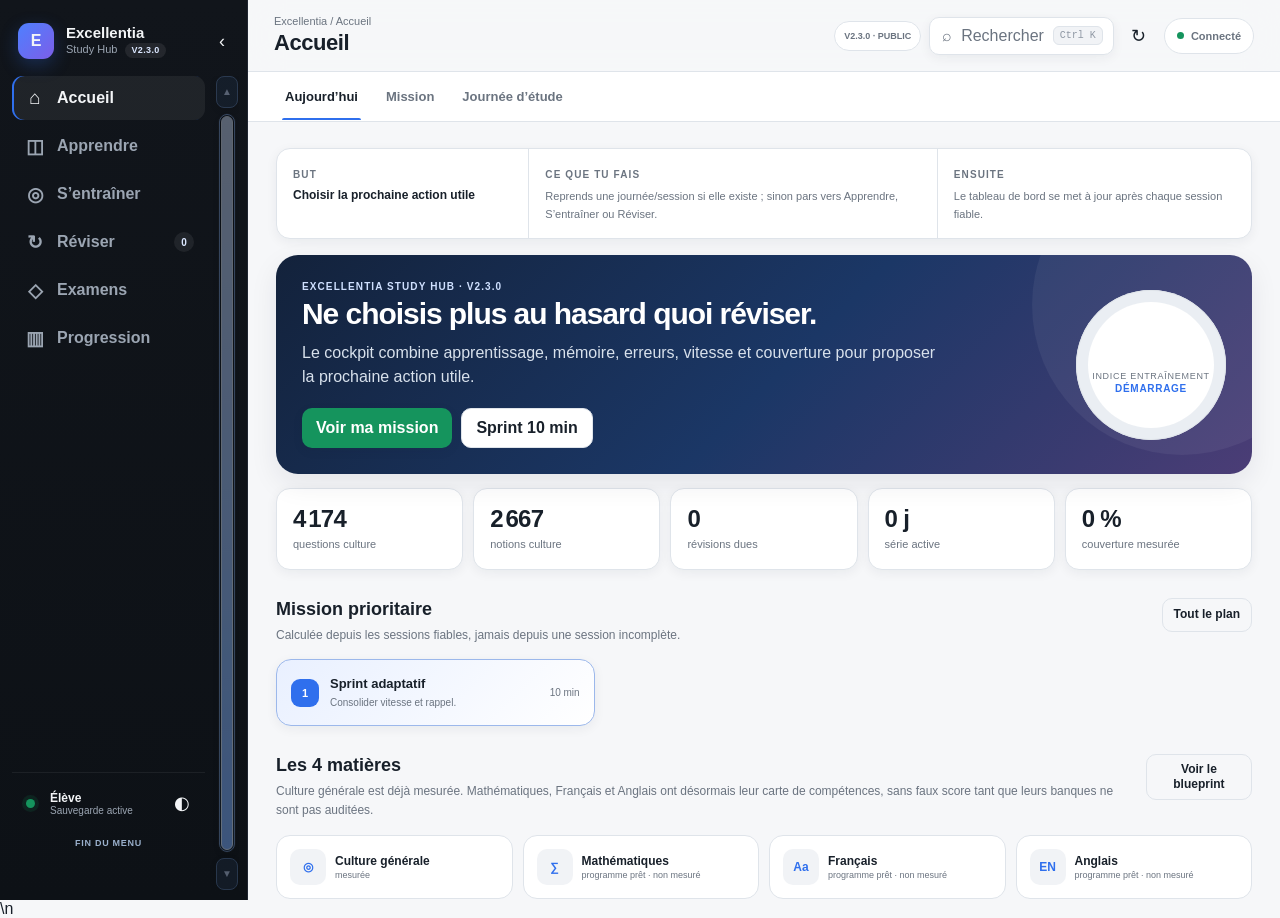
<file: excellentia-student/index.html>
<!doctype html>
<html lang="fr">
<head>
<meta charset="utf-8">
<meta name="viewport" content="width=device-width,initial-scale=1,viewport-fit=cover">
<meta name="theme-color" content="#0d1117">
<meta name="referrer" content="no-referrer">
<title>Excellentia Study Hub</title>
<link rel="manifest" href="./manifest.webmanifest">
<link rel="stylesheet" href="./style.css?v=301">
</head>
<body>
<div class="app-shell" id="appShell">
  <aside class="rail" id="rail">
    <div class="brand-block">
      <div class="brand-mark">E</div>
      <div class="brand-copy"><strong>Excellentia</strong><span>Study Hub <b class="version-badge" id="versionBadge">V—</b></span></div>
      <button class="ghost-icon desktop-collapse" id="collapseRail" aria-label="Réduire la navigation">‹</button>
    </div>

    <div class="rail-scroll-wrap" id="railScrollWrap">
    <div class="rail-scroll" id="railScroll" tabindex="0" aria-label="Navigation principale">
    <nav class="primary-nav" id="primaryNav">
      <button data-space="home" class="active"><span class="nav-ico">⌂</span><span>Accueil</span></button>
      <button data-space="learn"><span class="nav-ico">◫</span><span>Apprendre</span></button>
      <button data-space="train"><span class="nav-ico">◎</span><span>S’entraîner</span></button>
      <button data-space="review"><span class="nav-ico">↻</span><span>Réviser</span><em id="reviewNavBadge" class="nav-badge">0</em></button>
      <button data-space="exam"><span class="nav-ico">◇</span><span>Examens</span></button>
      <button data-space="progress"><span class="nav-ico">▥</span><span>Progression</span></button>
    </nav>

    <div class="rail-spacer"></div>

    <nav class="secondary-nav">
      <button data-space="admin" class="admin-nav"><span class="nav-ico">⚙</span><span>Administration</span></button>
    </nav>

    <div class="account-card">
      <div class="presence"><span id="netDot" class="presence-dot"></span></div>
      <div class="account-copy"><strong id="roleLabel">—</strong><span id="netLabel">Connexion…</span></div>
      <button class="ghost-icon" id="themeToggle" title="Changer de thème">◐</button>
    </div>
    <div class="rail-scroll-end" aria-hidden="true">Fin du menu</div>
    </div>
    <div class="rail-scrollbar" id="railScrollbar" role="scrollbar" tabindex="0" aria-label="Défilement du menu" aria-controls="railScroll" aria-valuemin="0" aria-valuemax="100" aria-valuenow="0">
      <button type="button" class="rail-scroll-btn" id="railScrollUp" aria-label="Monter dans le menu">▲</button>
      <div class="rail-scroll-track" id="railScrollTrack" aria-hidden="true">
        <div class="rail-scroll-thumb" id="railScrollThumb"></div>
      </div>
      <button type="button" class="rail-scroll-btn" id="railScrollDown" aria-label="Descendre dans le menu">▼</button>
    </div>
    </div>
  </aside>

  <main class="workspace">
    <header class="app-header">
      <button class="ghost-icon mobile-menu" id="mobileMenu" aria-label="Menu">☰</button>
      <div class="header-context">
        <div class="breadcrumbs" id="breadcrumbs">Excellentia / Accueil</div>
        <h1 id="pageTitle">Accueil</h1>
      </div>
      <div class="header-actions"><span class="build-chip" id="buildChip">Version —</span>
        <button class="command-button" id="commandButton"><span>⌕</span><span class="command-label">Rechercher</span><kbd>Ctrl K</kbd></button>
        <button class="ghost-icon" id="refreshButton" title="Actualiser">↻</button>
        <div class="sync-pill" id="syncPill"><span></span><b>Connecté</b></div>
      </div>
    </header>

    <div class="context-bar" id="contextBar">
      <nav class="tabs" id="contextTabs"></nav>
      <div class="context-actions" id="contextActions"></div>
    </div>

    <section class="content-stage">
      <div class="content-column" id="viewHost"></div>
      <aside class="inspector" id="inspector"></aside>
    </section>
  </main>
</div>

<nav class="mobile-dock" id="mobileDock">
  <button data-space="home" class="active"><span>⌂</span><small>Accueil</small></button>
  <button data-space="learn"><span>◫</span><small>Apprendre</small></button>
  <button data-space="train"><span>◎</span><small>Entraîner</small></button>
  <button data-space="review"><span>↻</span><small>Réviser</small></button>
  <button data-action="more"><span>•••</span><small>Plus</small></button>
</nav>

<div class="mobile-sheet" id="mobileSheet">
  <div class="sheet-handle"></div>
  <button data-space="exam">◇ Examens</button>
  <button data-space="progress">▥ Progression</button>
  <button data-space="admin" class="admin-nav">⚙ Administration</button>
</div>
<div class="overlay" id="overlay"></div>

<div class="command-palette" id="commandPalette" aria-hidden="true">
  <div class="command-dialog">
    <div class="command-input-wrap"><span>⌕</span><input id="commandInput" placeholder="Aller à… rechercher un module, une notion, une action"></div>
    <div class="command-results" id="commandResults"></div>
  </div>
</div>

<div class="drawer-backdrop" id="drawerBackdrop">
  <section class="drawer" id="drawer">
    <header><div><span class="eyebrow" id="drawerEyebrow"></span><h2 id="drawerTitle"></h2></div><button class="ghost-icon" id="drawerClose">✕</button></header>
    <div class="drawer-body" id="drawerBody"></div>
  </section>
</div>

<div class="toast-stack" id="toasts"></div>
<script src="./vendor/qrcode.min.js"></script>\n<script src="./gateway-adapter.js?v=301"></script>
<script src="./app.js?v=301"></script>
</body>
</html>
</file>
<file: excellentia-student/style.css>
:root{
  --bg:#f6f7f9;--panel:#ffffff;--panel-2:#f1f3f6;--panel-3:#e9edf2;
  --text:#18202a;--muted:#6b7480;--soft:#8f98a4;--line:#dfe4ea;
  --nav:#11151b;--nav-2:#171c23;--nav-text:#f3f5f7;--nav-muted:#9ba5b2;
  --accent:#2f6fed;--accent-2:#194fb7;--accent-soft:#e9f0ff;
  --good:#15945d;--good-soft:#e7f7ef;--warn:#c98208;--warn-soft:#fff3d8;
  --bad:#cf3d4d;--bad-soft:#fdecef;--violet:#7a5ce7;--violet-soft:#f0edff;
  --shadow:0 10px 28px rgba(21,31,46,.08);--shadow-soft:0 3px 12px rgba(21,31,46,.06);
  --radius:16px;--radius-sm:11px;--rail:248px;--header:72px;
  font-family:Inter,ui-sans-serif,-apple-system,BlinkMacSystemFont,"Segoe UI",Roboto,Arial,sans-serif
}
*{box-sizing:border-box}html,body{margin:0;min-height:100%;background:var(--bg);color:var(--text)}
button,input,select,textarea{font:inherit}button{cursor:pointer}body{min-height:100vh;overflow:hidden}
body.dark{
  --bg:#0f1318;--panel:#171c22;--panel-2:#1d232b;--panel-3:#252c35;
  --text:#edf1f5;--muted:#9da7b4;--soft:#7f8996;--line:#2c343e;
  --accent:#79a6ff;--accent-2:#9bbcff;--accent-soft:#1b2a45;
  --good:#61d39b;--good-soft:#143125;--warn:#efbd5c;--warn-soft:#362b16;
  --bad:#ff8490;--bad-soft:#3a1f24;--violet:#b49cff;--violet-soft:#2b2542;
  --shadow:0 10px 28px rgba(0,0,0,.22);--shadow-soft:0 3px 12px rgba(0,0,0,.18)
}
.app-shell{display:grid;grid-template-columns:var(--rail) 1fr;height:100vh;height:100dvh;min-height:0}
.rail{background:linear-gradient(180deg,var(--nav),#0d1116);color:var(--nav-text);padding:16px 8px 10px 12px;display:flex;flex-direction:column;gap:10px;min-width:0;min-height:0;height:100vh;height:100dvh;overflow:hidden;border-right:1px solid #202631}
.brand-block{height:50px;display:grid;grid-template-columns:38px 1fr 28px;gap:10px;align-items:center;padding:0 6px}
.brand-mark{width:36px;height:36px;border-radius:11px;background:linear-gradient(135deg,#4e80ff,#7c5ee8);display:grid;place-items:center;font-weight:900;box-shadow:0 6px 18px #2f6fed44}
.brand-copy{display:flex;flex-direction:column;min-width:0}.brand-copy strong{font-size:15px}.brand-copy span{font-size:11px;color:var(--nav-muted);margin-top:2px}
.ghost-icon{border:0;background:transparent;color:inherit;width:34px;height:34px;border-radius:10px;display:grid;place-items:center;font-size:18px}
.ghost-icon:hover{background:rgba(255,255,255,.08)}
.primary-nav,.secondary-nav{display:grid;gap:4px}.primary-nav button,.secondary-nav button{position:relative;border:0;background:transparent;color:var(--nav-muted);height:44px;border-radius:11px;padding:0 11px;display:grid;grid-template-columns:24px 1fr auto;gap:10px;align-items:center;text-align:left;font-weight:650}
.primary-nav button:hover,.secondary-nav button:hover{background:#ffffff0a;color:var(--nav-text)}
.primary-nav button.active,.secondary-nav button.active{background:#ffffff10;color:var(--nav-text);box-shadow:inset 2px 0 0 var(--accent)}
.nav-ico{font-size:19px;text-align:center}.nav-badge{font-style:normal;font-size:10px;min-width:20px;height:20px;padding:0 5px;border-radius:999px;background:#ffffff12;color:#dbe7ff;display:grid;place-items:center}
.rail-spacer{flex:1 0 12px;min-height:12px}.account-card{display:grid;grid-template-columns:24px 1fr 34px;align-items:center;gap:8px;border-top:1px solid #ffffff10;padding:13px 6px 0}
.presence{display:grid;place-items:center}.presence-dot{width:9px;height:9px;border-radius:50%;background:var(--good);box-shadow:0 0 0 4px #15945d22}.presence-dot.off{background:var(--bad);box-shadow:0 0 0 4px #cf3d4d22}
.account-copy{display:flex;flex-direction:column;min-width:0}.account-copy strong{font-size:12px}.account-copy span{font-size:10px;color:var(--nav-muted);overflow:hidden;text-overflow:ellipsis;white-space:nowrap}

.workspace{min-width:0;display:grid;grid-template-rows:var(--header) auto 1fr;overflow:hidden}
.app-header{height:var(--header);background:color-mix(in srgb,var(--bg) 88%,transparent);backdrop-filter:blur(16px);border-bottom:1px solid var(--line);display:flex;align-items:center;justify-content:space-between;padding:0 26px;position:relative;z-index:20}
.header-context{min-width:0}.breadcrumbs{font-size:11px;color:var(--muted);margin-bottom:3px}.header-context h1{font-size:22px;margin:0;letter-spacing:-.02em}
.header-actions{display:flex;align-items:center;gap:8px}.command-button{height:38px;border:1px solid var(--line);background:var(--panel);border-radius:10px;color:var(--muted);display:flex;align-items:center;gap:9px;padding:0 10px 0 12px;box-shadow:var(--shadow-soft)}
.command-button kbd{font-size:10px;background:var(--panel-2);border:1px solid var(--line);border-radius:6px;padding:3px 6px;color:var(--soft)}
.sync-pill{height:36px;border:1px solid var(--line);background:var(--panel);border-radius:999px;padding:0 12px;display:flex;align-items:center;gap:7px;font-size:11px;color:var(--muted)}
.sync-pill span{width:7px;height:7px;border-radius:50%;background:var(--good)}.sync-pill.off span{background:var(--warn)}
.context-bar{min-height:49px;border-bottom:1px solid var(--line);background:var(--panel);display:flex;align-items:end;justify-content:space-between;padding:0 24px;gap:14px;z-index:15}
.tabs{display:flex;align-items:end;gap:2px;overflow-x:auto;scrollbar-width:none}.tabs::-webkit-scrollbar{display:none}.tabs button{height:48px;border:0;background:transparent;color:var(--muted);padding:0 13px;position:relative;white-space:nowrap;font-weight:650;font-size:13px}
.tabs button:hover{color:var(--text)}.tabs button.active{color:var(--text)}.tabs button.active:after{content:"";position:absolute;height:2px;background:var(--accent);left:10px;right:10px;bottom:0;border-radius:2px 2px 0 0}
.context-actions{display:flex;gap:7px;padding-bottom:7px}
.content-stage{overflow:auto;display:grid;grid-template-columns:minmax(0,1fr) auto;align-items:start}
.content-column{width:min(1180px,100%);padding:26px 28px 64px;margin:0 auto;min-width:0}
.inspector{width:0;overflow:hidden;transition:.2s;border-left:0 solid var(--line);background:var(--panel);height:100%;position:sticky;top:0}
.inspector.open{width:300px;border-left-width:1px;padding:22px}
.mobile-menu,.mobile-dock{display:none}

.hero{background:linear-gradient(135deg,#13223b 0%,#1b3766 52%,#4b3d76 100%);color:#fff;border-radius:22px;padding:26px;box-shadow:var(--shadow);position:relative;overflow:hidden}
.hero:after{content:"";position:absolute;width:300px;height:300px;border-radius:50%;background:#ffffff0e;right:-80px;top:-100px}
.hero .eyebrow{color:#cfe0ff}.hero h2{font-size:30px;line-height:1.08;margin:6px 0 10px;max-width:620px;letter-spacing:-.035em}.hero p{color:#d8e1ec;max-width:650px;margin:0;line-height:1.55}
.hero-actions{display:flex;gap:9px;flex-wrap:wrap;margin-top:18px;position:relative;z-index:2}
.eyebrow{font-size:10px;font-weight:850;letter-spacing:.11em;text-transform:uppercase;color:var(--muted)}
.btn{border:0;border-radius:10px;min-height:39px;padding:0 14px;background:var(--accent);color:#fff;font-weight:750;box-shadow:var(--shadow-soft)}
.btn:hover{filter:brightness(1.03)}.btn.secondary{background:var(--panel);color:var(--text);border:1px solid var(--line);box-shadow:none}.btn.ghost{background:transparent;color:var(--text);border:1px solid var(--line);box-shadow:none}.btn.good{background:var(--good)}.btn.danger{background:var(--bad)}
.btn.small{min-height:33px;padding:0 11px;font-size:12px}

.metric-grid{display:grid;grid-template-columns:repeat(5,minmax(0,1fr));gap:10px;margin-top:14px}
.metric{background:var(--panel);border:1px solid var(--line);border-radius:14px;padding:14px;box-shadow:var(--shadow-soft);min-width:0}.metric b{font-size:24px;display:block;letter-spacing:-.03em}.metric span{font-size:11px;color:var(--muted);display:block;margin-top:4px}
.section{margin-top:22px}.section-head{display:flex;align-items:end;justify-content:space-between;gap:14px;margin-bottom:10px}.section-head h2{font-size:18px;margin:0}.section-head p{font-size:12px;color:var(--muted);margin:3px 0 0}
.grid{display:grid;gap:10px}.grid.two{grid-template-columns:repeat(2,minmax(0,1fr))}.grid.three{grid-template-columns:repeat(3,minmax(0,1fr))}.grid.four{grid-template-columns:repeat(4,minmax(0,1fr))}
.card{background:var(--panel);border:1px solid var(--line);border-radius:var(--radius);box-shadow:var(--shadow-soft);padding:16px;min-width:0}.card.flat{box-shadow:none}.card h3{margin:0 0 6px;font-size:15px}.card p{color:var(--muted);font-size:12px;line-height:1.5;margin:0}
.card-row{display:flex;align-items:center;justify-content:space-between;gap:12px}.card-row+.card-row{border-top:1px solid var(--line);margin-top:12px;padding-top:12px}
.progress-track{height:7px;background:var(--panel-3);border-radius:999px;overflow:hidden}.progress-fill{height:100%;background:var(--accent);border-radius:inherit}.progress-fill.good{background:var(--good)}.progress-fill.warn{background:var(--warn)}
.pill{display:inline-flex;align-items:center;gap:5px;min-height:25px;border-radius:999px;padding:0 8px;border:1px solid var(--line);background:var(--panel-2);font-size:10px;color:var(--muted);font-weight:700}.pill.good{background:var(--good-soft);color:var(--good);border-color:transparent}.pill.warn{background:var(--warn-soft);color:var(--warn);border-color:transparent}.pill.bad{background:var(--bad-soft);color:var(--bad);border-color:transparent}
.stat-line{display:grid;grid-template-columns:1fr auto;gap:10px;align-items:center;padding:9px 0}.stat-line+.stat-line{border-top:1px solid var(--line)}.stat-line span{font-size:12px;color:var(--muted)}.stat-line b{font-size:12px}

.module-grid{display:grid;grid-template-columns:repeat(2,minmax(0,1fr));gap:10px}.module-card{display:grid;grid-template-columns:48px 1fr auto;gap:12px;align-items:center;background:var(--panel);border:1px solid var(--line);border-radius:15px;padding:14px;box-shadow:var(--shadow-soft)}
.module-icon{width:46px;height:46px;border-radius:13px;background:var(--accent-soft);color:var(--accent);display:grid;place-items:center;font-weight:850}.module-copy h3{margin:0 0 4px;font-size:14px}.module-copy p{margin:0;color:var(--muted);font-size:11px}.module-copy .mini-progress{margin-top:8px;height:5px;background:var(--panel-3);border-radius:999px;overflow:hidden}.module-copy .mini-progress i{display:block;height:100%;background:var(--accent)}
.module-meta{display:grid;justify-items:end;gap:7px}.module-meta b{font-size:12px}

.lesson-layout{display:grid;grid-template-columns:230px minmax(0,1fr);gap:12px}.lesson-index{background:var(--panel);border:1px solid var(--line);border-radius:14px;padding:8px;position:sticky;top:0}.lesson-index button{width:100%;border:0;background:transparent;color:var(--muted);border-radius:9px;text-align:left;padding:9px;font-size:11px}.lesson-index button.active,.lesson-index button:hover{background:var(--panel-2);color:var(--text)}
.lesson-reader{background:var(--panel);border:1px solid var(--line);border-radius:16px;padding:22px}.lesson-reader h2{margin:4px 0 10px}.lesson-reader p,.lesson-reader li{line-height:1.65;color:var(--muted);font-size:13px}.lesson-reader li+li{margin-top:6px}.recall-box{margin-top:18px;background:var(--violet-soft);border-radius:12px;padding:13px;color:var(--violet)}.recall-box p{color:inherit;margin-top:4px}

.mode-grid{display:grid;grid-template-columns:repeat(3,minmax(0,1fr));gap:10px}.mode-card{background:var(--panel);border:1px solid var(--line);border-radius:15px;padding:16px;display:flex;flex-direction:column;min-height:175px}.mode-card .mode-icon{font-size:24px}.mode-card h3{margin:14px 0 6px}.mode-card p{flex:1;color:var(--muted);font-size:12px;line-height:1.5}.mode-card .mode-foot{display:flex;align-items:center;justify-content:space-between;gap:8px;margin-top:12px}

.question-shell{display:grid;grid-template-columns:minmax(0,1fr) 250px;gap:12px}.question-main{background:var(--panel);border:1px solid var(--line);border-radius:18px;padding:20px}.question-top{display:flex;justify-content:space-between;gap:10px;align-items:center}.question-top .counter{font-size:11px;color:var(--muted)}.question-main h2{font-size:20px;line-height:1.45;margin:18px 0 15px}.answers{display:grid;gap:8px}.answer{border:1px solid var(--line);background:var(--panel);border-radius:11px;text-align:left;padding:12px 13px;color:var(--text);display:grid;grid-template-columns:28px 1fr;gap:8px;align-items:center}.answer:hover{border-color:var(--accent)}.answer.selected{border-color:var(--accent);background:var(--accent-soft)}.answer-key{width:25px;height:25px;border-radius:7px;background:var(--panel-2);display:grid;place-items:center;font-size:11px;font-weight:800}
.question-side{display:grid;gap:10px;align-content:start}.timer-card{background:var(--panel);border:1px solid var(--line);border-radius:14px;padding:14px}.timer-card b{font-size:28px;display:block}.timer-card span{font-size:11px;color:var(--muted)}
.question-nav{display:flex;gap:7px;justify-content:space-between;margin-top:16px}

.bank-toolbar{display:grid;grid-template-columns:minmax(220px,1fr) 180px 180px auto;gap:8px;margin-bottom:12px}.field{height:39px;border:1px solid var(--line);background:var(--panel);color:var(--text);border-radius:10px;padding:0 11px;outline:none}.field:focus{border-color:var(--accent)}
.bank-grid{display:grid;grid-template-columns:repeat(2,minmax(0,1fr));gap:9px}.bank-card{background:var(--panel);border:1px solid var(--line);border-radius:13px;padding:13px}.bank-card header{display:flex;justify-content:space-between;gap:8px}.bank-card h3{font-size:13px;line-height:1.45;margin:9px 0}.bank-card footer{display:flex;gap:6px;flex-wrap:wrap}
.empty-state{min-height:240px;border:1px dashed var(--line);border-radius:16px;background:var(--panel);display:grid;place-items:center;text-align:center;padding:24px}.empty-state .empty-inner{max-width:470px}.empty-state .empty-icon{font-size:32px}.empty-state h3{margin:10px 0 6px}.empty-state p{color:var(--muted);font-size:12px;line-height:1.5}.empty-state .actions{display:flex;gap:8px;justify-content:center;flex-wrap:wrap;margin-top:13px}

.timeline{display:grid;gap:8px}.timeline-item{display:grid;grid-template-columns:54px 1fr auto;gap:10px;align-items:center;background:var(--panel);border:1px solid var(--line);border-radius:13px;padding:12px}.timeline-item.active{border-color:var(--accent);box-shadow:inset 3px 0 0 var(--accent)}.timeline-item.done{opacity:.72}.timeline-time{font-weight:850;font-size:15px}.timeline-copy b{display:block;font-size:12px}.timeline-copy span{display:block;color:var(--muted);font-size:10px;margin-top:2px}
.day-layout{display:grid;grid-template-columns:minmax(0,1fr) 270px;gap:12px}.day-side{position:sticky;top:0;align-self:start}
.day-picker{display:grid;grid-template-columns:repeat(4,1fr);gap:9px}.day-option{border:1px solid var(--line);background:var(--panel);border-radius:14px;padding:14px;text-align:left}.day-option b{font-size:22px;display:block}.day-option span{font-size:11px;color:var(--muted)}.day-option:hover{border-color:var(--accent)}

.domain-list{display:grid;gap:9px}.domain-row{display:grid;grid-template-columns:180px minmax(0,1fr) 70px;gap:10px;align-items:center}.domain-row b{font-size:12px}.domain-row span{font-size:11px;color:var(--muted);text-align:right}
.history-table{width:100%;border-collapse:collapse}.history-table th,.history-table td{text-align:left;padding:10px;border-bottom:1px solid var(--line);font-size:11px}.history-table th{color:var(--muted);font-weight:700}.history-table td:last-child,.history-table th:last-child{text-align:right}

.admin-sections{display:grid;gap:12px}.admin-card{background:var(--panel);border:1px solid var(--line);border-radius:16px;padding:17px}.admin-card h3{margin:3px 0 12px}.setting-row{display:grid;grid-template-columns:1fr auto;gap:12px;align-items:center;padding:10px 0}.setting-row+.setting-row{border-top:1px solid var(--line)}.setting-row span{font-size:11px;color:var(--muted)}.setting-row b{font-size:12px}
.qr-grid{display:grid;grid-template-columns:190px 1fr;gap:16px;align-items:center}.qr-box{min-height:180px;border:1px solid var(--line);background:#fff;border-radius:14px;display:grid;place-items:center;padding:10px}

.command-palette{position:fixed;inset:0;background:#0b0f1470;backdrop-filter:blur(6px);z-index:100;display:none;place-items:start center;padding-top:10vh}.command-palette.open{display:grid}.command-dialog{width:min(680px,calc(100vw - 26px));background:var(--panel);border:1px solid var(--line);border-radius:16px;box-shadow:0 24px 80px #0005;overflow:hidden}.command-input-wrap{height:54px;display:grid;grid-template-columns:24px 1fr;align-items:center;padding:0 14px;border-bottom:1px solid var(--line)}.command-input-wrap input{border:0;outline:0;background:transparent;color:var(--text);font-size:14px}.command-results{padding:8px;max-height:55vh;overflow:auto}.command-item{width:100%;border:0;background:transparent;color:var(--text);border-radius:10px;padding:10px;display:flex;align-items:center;justify-content:space-between;text-align:left}.command-item:hover{background:var(--panel-2)}.command-item small{color:var(--muted)}
.drawer-backdrop{position:fixed;inset:0;background:#0b0f1466;z-index:90;display:none}.drawer-backdrop.open{display:block}.drawer{position:absolute;right:0;top:0;bottom:0;width:min(620px,94vw);background:var(--panel);box-shadow:-20px 0 60px #0003;display:flex;flex-direction:column}.drawer header{height:72px;border-bottom:1px solid var(--line);display:flex;align-items:center;justify-content:space-between;padding:0 18px}.drawer header h2{margin:3px 0 0}.drawer-body{overflow:auto;padding:18px}
.toast-stack{position:fixed;right:18px;bottom:18px;z-index:120;display:grid;gap:8px}.toast{min-width:260px;max-width:380px;background:#17202b;color:#fff;border:1px solid #ffffff18;border-radius:12px;padding:11px 13px;box-shadow:0 10px 30px #0004}.toast b{display:block;font-size:12px}.toast span{display:block;color:#c3ced9;font-size:10px;margin-top:3px}
.overlay,.mobile-sheet{display:none}

body.rail-collapsed{--rail:76px}.rail-collapsed .brand-copy,.rail-collapsed .primary-nav button span:not(.nav-ico),.rail-collapsed .secondary-nav button span:not(.nav-ico),.rail-collapsed .nav-badge,.rail-collapsed .account-copy{display:none}.rail-collapsed .brand-block{grid-template-columns:38px 1fr}.rail-collapsed .desktop-collapse{transform:rotate(180deg)}.rail-collapsed .primary-nav button,.rail-collapsed .secondary-nav button{grid-template-columns:1fr;justify-items:center;padding:0}

@media(max-width:1120px){
  .metric-grid{grid-template-columns:repeat(3,1fr)}.mode-grid{grid-template-columns:repeat(2,1fr)}.grid.four{grid-template-columns:repeat(2,1fr)}.module-grid{grid-template-columns:1fr}.inspector.open{width:270px}.bank-grid{grid-template-columns:1fr}.bank-toolbar{grid-template-columns:1fr 150px 150px auto}
}
@media(max-width:860px){
  body{overflow:auto}.app-shell{display:block;height:auto;min-height:100vh}.rail{position:fixed;left:-280px;top:0;bottom:0;width:260px;z-index:80;transition:.2s}.rail.open{left:0}.desktop-collapse{display:none}.workspace{display:block;overflow:visible}.app-header{position:sticky;top:0;padding:0 14px}.mobile-menu{display:grid}.command-label,.command-button kbd{display:none}.command-button{width:38px;padding:0;justify-content:center}.sync-pill b{display:none}.sync-pill{width:36px;padding:0;justify-content:center}.context-bar{position:sticky;top:var(--header);padding:0 10px}.content-stage{display:block;overflow:visible}.content-column{padding:18px 14px 92px}.inspector,.inspector.open{display:none}.mobile-dock{display:grid;position:fixed;left:0;right:0;bottom:0;height:70px;background:color-mix(in srgb,var(--panel) 95%,transparent);backdrop-filter:blur(18px);border-top:1px solid var(--line);z-index:70;grid-template-columns:repeat(5,1fr);padding-bottom:env(safe-area-inset-bottom)}.mobile-dock button{border:0;background:transparent;color:var(--muted);display:grid;place-items:center;align-content:center;gap:3px}.mobile-dock button span{font-size:18px}.mobile-dock button small{font-size:9px}.mobile-dock button.active{color:var(--accent)}
  .overlay{position:fixed;inset:0;background:#0b0f1466;z-index:75}.overlay.open{display:block}.mobile-sheet{position:fixed;left:8px;right:8px;bottom:-300px;background:var(--panel);border:1px solid var(--line);border-radius:18px 18px 0 0;z-index:85;padding:10px;transition:.2s;box-shadow:0 -20px 60px #0003}.mobile-sheet.open{display:block;bottom:70px}.mobile-sheet button{width:100%;height:44px;border:0;background:transparent;color:var(--text);text-align:left;border-radius:10px;padding:0 12px}.mobile-sheet button:hover{background:var(--panel-2)}.sheet-handle{width:42px;height:4px;background:var(--line);border-radius:999px;margin:0 auto 8px}
  .hero h2{font-size:26px}.metric-grid{grid-template-columns:repeat(2,1fr)}.grid.two,.grid.three,.grid.four{grid-template-columns:1fr}.lesson-layout,.question-shell,.day-layout{grid-template-columns:1fr}.lesson-index,.day-side{position:static}.mode-grid{grid-template-columns:1fr}.day-picker{grid-template-columns:repeat(2,1fr)}.bank-toolbar{grid-template-columns:1fr 1fr}.bank-toolbar input{grid-column:1/-1}.bank-toolbar .btn{grid-column:1/-1}.qr-grid{grid-template-columns:1fr}.qr-box{width:190px}.domain-row{grid-template-columns:120px 1fr 54px}
}
@media(max-width:520px){
  .header-context h1{font-size:18px}.breadcrumbs{display:none}.app-header{height:62px;--header:62px}.hero{padding:20px}.hero h2{font-size:23px}.metric-grid{grid-template-columns:1fr 1fr}.metric b{font-size:20px}.module-card{grid-template-columns:42px 1fr}.module-meta{grid-column:2;justify-items:start}.day-picker{grid-template-columns:1fr 1fr}.bank-toolbar{grid-template-columns:1fr}.bank-toolbar select,.bank-toolbar .btn{grid-column:1}.question-main{padding:15px}.question-main h2{font-size:17px}.content-column{padding-left:10px;padding-right:10px}
}
/* V2 teaching flow */
.lesson-summary{font-size:13px!important;line-height:1.65!important;max-width:760px}
.lesson-step-tabs{display:flex;gap:6px;overflow-x:auto;margin:18px 0 14px;padding-bottom:2px;scrollbar-width:none}
.lesson-step-tabs::-webkit-scrollbar{display:none}
.lesson-step-tabs button{border:1px solid var(--line);background:var(--panel);color:var(--muted);border-radius:10px;min-height:36px;padding:0 11px;font-weight:750;white-space:nowrap}
.lesson-step-tabs button.active{background:var(--accent-soft);color:var(--accent);border-color:color-mix(in srgb,var(--accent) 45%,var(--line))}
.lesson-panel{display:grid;gap:14px}
.lesson-panel-head{display:flex;justify-content:space-between;gap:12px;align-items:end}
.lesson-panel-head h3{margin:3px 0 0;font-size:17px}
.lesson-point-grid{display:grid;grid-template-columns:repeat(2,minmax(0,1fr));gap:8px}
.lesson-point{display:grid;grid-template-columns:28px 1fr;gap:9px;align-items:start;border:1px solid var(--line);background:var(--panel-2);border-radius:12px;padding:11px}
.lesson-point>span{width:26px;height:26px;border-radius:8px;background:var(--accent-soft);color:var(--accent);display:grid;place-items:center;font-size:10px;font-weight:850}
.lesson-point p{margin:2px 0 0!important;color:var(--text)!important;font-size:12px!important;line-height:1.5!important}
.lesson-note{border-left:3px solid var(--accent);background:var(--accent-soft);padding:11px 12px;border-radius:0 10px 10px 0}
.lesson-note b{font-size:11px}.lesson-note p{margin:3px 0 0!important;font-size:11px!important;color:var(--muted)!important}
.memory-board{display:flex;gap:8px;flex-wrap:wrap;padding:14px;border:1px dashed var(--line);border-radius:13px;background:var(--panel-2)}
.memory-chip{border:1px solid var(--line);background:var(--panel);color:var(--text);border-radius:999px;padding:8px 11px;font-size:11px;font-weight:700;transition:.15s}
.memory-chip.hidden-memory{color:transparent;filter:blur(5px);user-select:none}
.recall-stack{display:grid;gap:8px}
.recall-item{display:grid;grid-template-columns:32px 1fr;gap:10px;border:1px solid var(--line);border-radius:12px;padding:11px;background:var(--panel)}
.recall-num{width:30px;height:30px;border-radius:9px;background:var(--violet-soft);color:var(--violet);display:grid;place-items:center;font-weight:850;font-size:11px}
.recall-item p{margin:0 0 8px!important;color:var(--text)!important;font-size:12px!important}
.checklist{display:grid;gap:7px;border:1px solid var(--line);border-radius:12px;padding:11px;background:var(--panel-2)}
.checklist label{display:flex;gap:8px;align-items:flex-start;font-size:11px;color:var(--text);line-height:1.45}
.checklist input{margin-top:2px;accent-color:var(--accent)}
@media(max-width:680px){.lesson-point-grid{grid-template-columns:1fr}.lesson-step-tabs{margin-left:-2px;margin-right:-2px}}

/* V2 teaching depth */
.study-sequence{display:grid;gap:8px;margin:10px 0 18px}
.study-step{display:grid;grid-template-columns:28px 1fr;gap:10px;align-items:start;padding:10px 11px;border:1px solid var(--line);background:var(--panel-2);border-radius:11px}
.study-step>span{width:26px;height:26px;border-radius:8px;background:var(--accent-soft);color:var(--accent);display:grid;place-items:center;font-size:11px;font-weight:850}
.study-step p{margin:2px 0 0!important;color:var(--text)!important}
.lesson-hint{margin:-2px 0 10px!important}
.lesson-knowledge-grid{display:grid;grid-template-columns:repeat(2,minmax(0,1fr));gap:9px;margin:10px 0 18px}
.lesson-knowledge-card{background:var(--panel);border:1px solid var(--line);border-radius:13px;padding:13px}
.lesson-knowledge-card header{display:flex;justify-content:space-between;gap:8px;align-items:center}
.lesson-knowledge-card h3{font-size:13px;line-height:1.45;margin:10px 0}
.knowledge-answer{margin-top:10px;padding:10px;border-radius:10px;background:var(--good-soft);color:var(--text)}
.knowledge-answer b{display:block;color:var(--good);font-size:14px;margin-bottom:4px}.knowledge-answer p{margin:0 0 5px!important}.knowledge-answer small{color:var(--muted);font-size:9px}
.recall-card{cursor:pointer}.recall-card small{display:block;color:var(--muted);margin-top:6px;font-size:9px}
.recall-help{margin-top:9px;padding-top:9px;border-top:1px solid var(--line)}.recall-help b{color:var(--good)}.recall-help p{margin-top:4px!important}
@media(max-width:700px){.lesson-knowledge-grid{grid-template-columns:1fr}}


/* V2.1 — scrollbars visibles et cohérentes */
.content-stage,.drawer-body,.command-results,.lesson-workspace-main,.result-scroll,.workday-plan,.question-map{
  scrollbar-width:auto;scrollbar-color:var(--accent) var(--panel-2)
}
.content-stage::-webkit-scrollbar,.drawer-body::-webkit-scrollbar,.command-results::-webkit-scrollbar,
.lesson-workspace-main::-webkit-scrollbar,.result-scroll::-webkit-scrollbar,.workday-plan::-webkit-scrollbar,.question-map::-webkit-scrollbar{width:12px;height:12px}
.content-stage::-webkit-scrollbar-track,.drawer-body::-webkit-scrollbar-track,.command-results::-webkit-scrollbar-track,
.lesson-workspace-main::-webkit-scrollbar-track,.result-scroll::-webkit-scrollbar-track,.workday-plan::-webkit-scrollbar-track,.question-map::-webkit-scrollbar-track{background:var(--panel-2);border-left:1px solid var(--line)}
.content-stage::-webkit-scrollbar-thumb,.drawer-body::-webkit-scrollbar-thumb,.command-results::-webkit-scrollbar-thumb,
.lesson-workspace-main::-webkit-scrollbar-thumb,.result-scroll::-webkit-scrollbar-thumb,.workday-plan::-webkit-scrollbar-thumb,.question-map::-webkit-scrollbar-thumb{background:color-mix(in srgb,var(--accent) 72%,var(--muted));border:3px solid var(--panel-2);border-radius:999px}
.content-stage::-webkit-scrollbar-thumb:hover,.drawer-body::-webkit-scrollbar-thumb:hover,.lesson-workspace-main::-webkit-scrollbar-thumb:hover{background:var(--accent)}
.drawer-body{padding-right:12px}.admin-nav.locked:after{content:"🔒";font-size:10px;justify-self:end}

/* Administration protégée */
.admin-gate{display:grid;gap:14px;padding:6px}.gate-icon{width:52px;height:52px;border-radius:16px;background:var(--accent-soft);color:var(--accent);display:grid;place-items:center;font-size:27px}
.admin-gate h3{font-size:22px;margin:0}.admin-gate p{margin:0;color:var(--muted);font-size:13px;line-height:1.6}.gate-pin{font-size:22px;letter-spacing:.2em;height:48px}.gate-error{min-height:20px;color:var(--bad)!important;font-weight:700}

/* Espaces immersifs : le shell général disparaît pendant le travail */
body.immersive{overflow:hidden}
body.immersive .app-shell{display:block;height:100vh;height:100dvh}
body.immersive .rail,body.immersive .app-header,body.immersive .context-bar,body.immersive .mobile-dock{display:none!important}
body.immersive .workspace{height:100vh;height:100dvh;display:block;overflow:hidden}
body.immersive .content-stage{height:100vh;height:100dvh;display:block;overflow:hidden;background:var(--bg)}
body.immersive .content-column{width:100%;max-width:none;height:100vh;height:100dvh;min-height:0;padding:0;margin:0}
body.immersive .inspector{display:none!important}
.focus-workspace{height:100vh;height:100dvh;min-height:0;background:var(--bg);display:grid;grid-template-rows:68px minmax(0,1fr)}
.focus-topbar{height:68px;background:color-mix(in srgb,var(--panel) 96%,transparent);border-bottom:1px solid var(--line);display:grid;grid-template-columns:auto minmax(0,1fr) auto;align-items:center;gap:14px;padding:0 18px;position:sticky;top:0;z-index:25;backdrop-filter:blur(14px)}
.focus-title{min-width:0;display:flex;flex-direction:column}.focus-title b{font-size:16px;white-space:nowrap;overflow:hidden;text-overflow:ellipsis}.focus-title .eyebrow{margin-bottom:2px}
.focus-meta{display:flex;align-items:center;gap:8px}.focus-timer{display:flex;flex-direction:column;align-items:flex-end;min-width:94px}.focus-timer span{font-size:9px;color:var(--muted);text-transform:uppercase;letter-spacing:.08em}.focus-timer b{font-size:19px;font-variant-numeric:tabular-nums}

/* Leçon immersive */
.lesson-focus-grid{height:100%;display:grid;grid-template-columns:220px minmax(0,1fr) 250px;min-height:0}
.lesson-focus-nav{border-right:1px solid var(--line);background:var(--panel);padding:18px 12px;overflow:auto;display:flex;flex-direction:column;gap:6px}
.lesson-focus-nav>.eyebrow{padding:0 8px 8px}.lesson-focus-nav button{border:0;background:transparent;color:var(--muted);border-radius:11px;padding:10px;display:grid;grid-template-columns:30px 1fr;gap:9px;align-items:center;text-align:left}
.lesson-focus-nav button span{width:28px;height:28px;border-radius:9px;background:var(--panel-2);display:grid;place-items:center;font-size:10px;font-weight:850}
.lesson-focus-nav button b{font-size:12px}.lesson-focus-nav button:hover,.lesson-focus-nav button.active{background:var(--accent-soft);color:var(--accent)}.lesson-focus-nav button.active span{background:var(--accent);color:#fff}
.lesson-day-context{margin-top:auto;border-top:1px solid var(--line);padding:14px 8px 2px;display:grid;gap:6px}.lesson-day-context small{color:var(--muted);font-size:10px}
.lesson-workspace-main{overflow:auto;padding:34px clamp(22px,5vw,72px) 80px}
.lesson-focus-side{border-left:1px solid var(--line);background:var(--panel);padding:20px 16px;overflow:auto}.lesson-focus-side>p{font-size:11px;line-height:1.55;color:var(--muted);padding:10px 0;margin:0;border-bottom:1px solid var(--line)}.focus-side-actions{display:grid;gap:8px;margin-top:18px}
.teaching-section{max-width:860px;margin:0 auto}.teaching-section>h2{font-size:clamp(25px,3vw,38px);line-height:1.12;letter-spacing:-.035em;margin:7px 0 14px}.teaching-lead{font-size:14px;line-height:1.75;color:var(--muted);max-width:760px}
.teaching-objectives{display:grid;gap:9px;margin:22px 0}.teaching-objective{display:grid;grid-template-columns:32px 1fr;gap:11px;align-items:start;border:1px solid var(--line);background:var(--panel);border-radius:13px;padding:13px}.teaching-objective>span{width:30px;height:30px;border-radius:9px;background:var(--accent-soft);color:var(--accent);display:grid;place-items:center;font-weight:850}.teaching-objective p{margin:4px 0 0;font-size:13px;line-height:1.55}
.teaching-core{display:grid;gap:8px;margin:20px 0}.core-point{display:grid;grid-template-columns:40px 1fr;gap:12px;align-items:start;padding:13px 0;border-bottom:1px solid var(--line)}.core-point>span{font-size:11px;color:var(--accent);font-weight:850}.core-point p{margin:0;font-size:14px;line-height:1.6}
.teaching-subhead{margin-top:30px}.fact-stack{display:grid;gap:10px}.fact-card{border:1px solid var(--line);background:var(--panel);border-radius:14px;padding:15px}.fact-meta{display:flex;justify-content:space-between;gap:10px;align-items:center}.fact-card h3{font-size:14px;line-height:1.5;margin:10px 0}.fact-answer{background:var(--good-soft);border-radius:11px;padding:12px}.fact-answer b{display:block;color:var(--good);font-size:14px}.fact-answer p{font-size:11px;color:var(--muted);line-height:1.55;margin:4px 0 0}
.teaching-h3{margin-top:28px}.lesson-test-card{margin:24px 0;display:flex;align-items:center;justify-content:space-between;gap:16px;border:1px solid var(--line);background:var(--panel);border-radius:15px;padding:18px}.lesson-test-card div{display:flex;flex-direction:column;gap:4px}.lesson-test-card b{font-size:19px}.lesson-test-card span{font-size:11px;color:var(--muted)}
.source-stack{display:grid;gap:8px;margin:20px 0}.source-row{display:grid;grid-template-columns:32px 1fr;gap:10px;border:1px solid var(--line);background:var(--panel);border-radius:12px;padding:11px}.source-row>span{width:28px;height:28px;border-radius:8px;background:var(--panel-2);display:grid;place-items:center;font-size:10px;font-weight:800}.source-row p{margin:3px 0;font-size:11px;line-height:1.5;overflow-wrap:anywhere}

/* Session immersive */
.session-focus-grid{height:100%;display:grid;grid-template-columns:190px minmax(0,1fr) 230px;min-height:0}
.question-map{border-right:1px solid var(--line);background:var(--panel);padding:18px 12px;overflow:auto}.question-map>.eyebrow{padding:0 5px 10px}.question-map-grid{display:grid;grid-template-columns:repeat(4,1fr);gap:6px}.question-map-grid button{aspect-ratio:1;border:1px solid var(--line);background:var(--panel-2);color:var(--muted);border-radius:8px;font-size:10px;font-weight:800}.question-map-grid button.done{background:var(--good-soft);color:var(--good);border-color:transparent}.question-map-grid button.active{outline:2px solid var(--accent);outline-offset:1px;color:var(--accent)}
.question-map-foot{display:grid;gap:7px;margin-top:16px;padding-top:13px;border-top:1px solid var(--line)}.question-map-foot span{font-size:10px;color:var(--muted);display:flex;align-items:center;gap:6px}.dot{width:7px;height:7px;border-radius:50%;background:var(--panel-3)}.dot.done{background:var(--good)}
.focus-question{overflow:auto;padding:34px clamp(24px,5vw,78px) 80px;position:relative}.focus-question>.question-top{max-width:840px;margin:0 auto}.question-progress{max-width:840px;margin:14px auto 0}.focus-question>h2{max-width:840px;margin:28px auto 22px;font-size:clamp(22px,3vw,34px);line-height:1.35;letter-spacing:-.025em}.focus-question>.answers{max-width:840px;margin:0 auto;gap:11px}.focus-question .answer{padding:15px 16px;border-radius:13px;font-size:14px}.focus-question .answer-key{width:30px;height:30px}.focus-question>.question-nav{max-width:840px;margin:24px auto 0}
.session-focus-side{border-left:1px solid var(--line);background:var(--panel);padding:18px 14px;overflow:auto}.session-stat{display:grid;gap:7px;padding:12px 0;border-bottom:1px solid var(--line)}.session-stat span{font-size:10px;color:var(--muted)}.session-stat b{font-size:14px}.session-tip{font-size:10px;line-height:1.55;color:var(--muted);margin-top:16px}
.paused-banner{max-width:840px;margin:18px auto 0;border:1px solid color-mix(in srgb,var(--warn) 45%,var(--line));background:var(--warn-soft);border-radius:14px;padding:15px;display:flex;align-items:center;gap:12px;flex-wrap:wrap}.paused-banner b{color:var(--warn)}.paused-banner span{font-size:11px;color:var(--muted);flex:1;min-width:180px}
.session-workspace.is-paused .focus-question>.answers,.session-workspace.is-paused .question-nav{opacity:.55}

/* Journée immersive */
.workday-grid{height:100%;display:grid;grid-template-columns:285px minmax(0,1fr) 235px;min-height:0}
.workday-plan{border-right:1px solid var(--line);background:var(--panel);overflow:auto;padding:16px 10px}.workday-progress{padding:5px 7px 14px;border-bottom:1px solid var(--line);margin-bottom:10px}.workday-progress>div{display:flex;justify-content:space-between;font-size:11px;margin-bottom:7px}.workday-progress span{color:var(--muted)}
.workday-timeline{display:grid;gap:6px}.workday-block{border:1px solid transparent;background:transparent;color:var(--text);border-radius:11px;padding:9px;display:grid;grid-template-columns:30px 1fr 18px;gap:8px;align-items:center;text-align:left}.workday-block:hover{background:var(--panel-2)}.workday-block.active{background:var(--accent-soft);border-color:color-mix(in srgb,var(--accent) 25%,var(--line))}.workday-block.done{opacity:.65}.workday-block .block-index{width:28px;height:28px;border-radius:9px;background:var(--panel-2);display:grid;place-items:center;font-size:10px;font-weight:850}.workday-block b{font-size:11px;display:block}.workday-block small{font-size:9px;color:var(--muted);display:block;margin-top:3px}.workday-block em{font-style:normal;color:var(--muted)}
.workday-main{overflow:auto;padding:42px clamp(28px,5vw,80px) 80px}.workday-main>h1{font-size:clamp(30px,4vw,48px);letter-spacing:-.045em;line-height:1.05;margin:8px 0 12px}.workday-lead{font-size:14px;line-height:1.7;color:var(--muted);max-width:760px}.workday-actions{display:flex;gap:9px;margin:24px 0;flex-wrap:wrap}.workday-method{margin-top:32px;max-width:780px}.workday-method h3{font-size:17px}.method-grid{display:grid;grid-template-columns:repeat(2,1fr);gap:9px}.method-grid>div{border:1px solid var(--line);background:var(--panel);border-radius:13px;padding:13px;display:grid;grid-template-columns:34px 1fr;gap:9px}.method-grid span{color:var(--accent);font-size:10px;font-weight:850}.method-grid p{margin:0;font-size:11px;line-height:1.5}
.workday-side{border-left:1px solid var(--line);background:var(--panel);padding:18px 14px;overflow:auto}.next-block{margin-top:18px;padding:13px;border-radius:12px;background:var(--panel-2);display:grid;gap:4px}.next-block span,.next-block small{font-size:9px;color:var(--muted)}.next-block b{font-size:12px}

/* Résultat immersif */
.result-scroll{height:calc(100vh - 68px);overflow:auto;padding:28px clamp(18px,5vw,70px) 80px}.result-hero{max-width:1180px;margin:0 auto 14px;background:linear-gradient(135deg,#13223b,#1b3766 55%,#4b3d76);color:#fff;border-radius:20px;padding:24px;display:flex;justify-content:space-between;gap:18px;align-items:end}.result-hero h2{font-size:46px;margin:3px 0}.result-hero p{margin:0;color:#d8e1ec}.result-actions{display:flex;gap:8px;flex-wrap:wrap;justify-content:flex-end}
.result-scroll>.metric-grid,.result-scroll>.section{max-width:1180px;margin-left:auto;margin-right:auto}

@media(max-width:1050px){
  .lesson-focus-grid{grid-template-columns:190px minmax(0,1fr)}.lesson-focus-side{display:none}
  .session-focus-grid{grid-template-columns:150px minmax(0,1fr)}.session-focus-side{display:none}
  .workday-grid{grid-template-columns:230px minmax(0,1fr)}.workday-side{display:none}
}
@media(max-width:760px){
  .focus-topbar{height:auto;min-height:64px;grid-template-columns:auto minmax(0,1fr);padding:9px 10px}.focus-meta{grid-column:1/-1;justify-content:space-between;border-top:1px solid var(--line);padding-top:8px}.focus-workspace{grid-template-rows:auto minmax(0,1fr)}
  .lesson-focus-grid{height:100%;grid-template-columns:1fr;grid-template-rows:auto minmax(0,1fr)}
  .session-focus-grid,.workday-grid{height:100%;grid-template-columns:1fr}
  .question-map,.workday-plan{display:none}
  .lesson-focus-nav{display:flex;flex-direction:row;gap:6px;overflow-x:auto;overflow-y:hidden;border-right:0;border-bottom:1px solid var(--line);padding:8px 10px;min-width:0;scrollbar-width:thin}
  .lesson-focus-nav>.eyebrow,.lesson-day-context{display:none}
  .lesson-focus-nav button{flex:0 0 auto;min-width:max-content;padding:7px 9px;grid-template-columns:26px auto}
  .lesson-focus-nav button span{width:24px;height:24px;border-radius:7px}
  .lesson-focus-nav button b{font-size:11px}
  .lesson-workspace-main,.focus-question,.workday-main{padding:22px 14px 80px}
  .teaching-section>h2{font-size:27px}.method-grid{grid-template-columns:1fr}.lesson-test-card,.result-hero{align-items:stretch;flex-direction:column}.result-actions{justify-content:flex-start}
  .focus-question>h2{font-size:21px;margin-top:20px}.focus-question .answer{font-size:13px;padding:13px}.question-nav{display:grid;grid-template-columns:1fr 1fr}.question-nav .btn:last-child{grid-column:1/-1}
}

.lesson-complete-bar{margin-top:24px;border:1px solid color-mix(in srgb,var(--good) 38%,var(--line));background:var(--good-soft);border-radius:14px;padding:14px;display:flex;align-items:center;justify-content:space-between;gap:14px}
.lesson-complete-bar>div{display:flex;flex-direction:column;gap:3px}.lesson-complete-bar b{font-size:13px;color:var(--good)}.lesson-complete-bar span{font-size:10px;color:var(--muted);line-height:1.45}
@media(max-width:760px){.lesson-complete-bar{align-items:stretch;flex-direction:column}.lesson-complete-bar .btn{width:100%}}


/* V2.1.1 — settings complets + scrollbars immersifs exhaustifs */
.workday-main,.workday-side,.lesson-focus-nav,.lesson-focus-side,.inspector{
  scrollbar-width:auto;scrollbar-color:var(--accent) var(--panel-2)
}
.workday-main::-webkit-scrollbar,.workday-side::-webkit-scrollbar,.lesson-focus-nav::-webkit-scrollbar,
.lesson-focus-side::-webkit-scrollbar,.inspector::-webkit-scrollbar{width:12px;height:12px}
.workday-main::-webkit-scrollbar-track,.workday-side::-webkit-scrollbar-track,.lesson-focus-nav::-webkit-scrollbar-track,
.lesson-focus-side::-webkit-scrollbar-track,.inspector::-webkit-scrollbar-track{background:var(--panel-2);border-left:1px solid var(--line)}
.workday-main::-webkit-scrollbar-thumb,.workday-side::-webkit-scrollbar-thumb,.lesson-focus-nav::-webkit-scrollbar-thumb,
.lesson-focus-side::-webkit-scrollbar-thumb,.inspector::-webkit-scrollbar-thumb{
  background:color-mix(in srgb,var(--accent) 72%,var(--muted));border:3px solid var(--panel-2);border-radius:999px
}
.workday-main::-webkit-scrollbar-thumb:hover,.workday-side::-webkit-scrollbar-thumb:hover,.lesson-focus-nav::-webkit-scrollbar-thumb:hover,
.lesson-focus-side::-webkit-scrollbar-thumb:hover,.inspector::-webkit-scrollbar-thumb:hover{background:var(--accent)}

.settings-grid .admin-card{min-height:250px}
.setting-select{width:auto;min-width:112px}
.settings-note{color:var(--muted);font-size:11px;line-height:1.6;margin:14px 0 0}
.day-option.preferred{border-color:color-mix(in srgb,var(--accent) 55%,var(--line));box-shadow:0 0 0 2px color-mix(in srgb,var(--accent) 12%,transparent),var(--shadow-soft)}
.day-option.preferred b{color:var(--accent)}

body.density-compact .content-column{padding-top:18px}
body.density-compact .card,body.density-compact .admin-card{padding:12px}
body.density-compact .metric{padding:11px}
body.density-compact .module-card{padding:11px}
body.density-compact .workday-main{padding-top:28px}
body.density-compact .lesson-workspace-main{padding-top:24px}

body.text-large{font-size:17px}
body.text-large .card p,body.text-large .admin-card p,body.text-large .teaching-lead,
body.text-large .core-point p,body.text-large .lesson-focus-side>p,body.text-large .workday-lead{font-size:1em}

body.reduced-motion *,body.reduced-motion *::before,body.reduced-motion *::after{
  scroll-behavior:auto!important;animation-duration:.01ms!important;animation-iteration-count:1!important;transition-duration:.01ms!important
}

/* V2.1 contextual guidance */
.view-guide{display:grid;grid-template-columns:minmax(180px,.8fr) minmax(260px,1.3fr) minmax(240px,1fr);gap:0;background:var(--panel);border:1px solid var(--line);border-radius:14px;box-shadow:var(--shadow-soft);margin-bottom:16px;overflow:hidden}
.view-guide>div{padding:12px 14px;min-width:0}.view-guide>div+div{border-left:1px solid var(--line)}
.view-guide b{display:block;font-size:12px;line-height:1.4;margin-top:4px}.view-guide p{font-size:11px;color:var(--muted);line-height:1.5;margin:4px 0 0}
.knowledge-domain-chips{display:flex;gap:6px;flex-wrap:wrap;margin-top:10px}
.knowledge-map-card{min-height:180px}
@media(max-width:820px){.view-guide{grid-template-columns:1fr}.view-guide>div+div{border-left:0;border-top:1px solid var(--line)}}


/* V2.1.3 — parcours pédagogique interactif */
.answer.feedback-correct,.answer.feedback-correct:disabled{
  border-color:color-mix(in srgb,var(--good) 68%,var(--line));background:var(--good-soft);color:var(--text);opacity:1
}
.answer.feedback-correct .answer-key{background:var(--good);color:#fff}
.answer.feedback-wrong,.answer.feedback-wrong:disabled{
  border-color:color-mix(in srgb,var(--bad) 68%,var(--line));background:var(--bad-soft);color:var(--text);opacity:1
}
.answer.feedback-wrong .answer-key{background:var(--bad);color:#fff}
.answer-feedback{max-width:840px;margin:14px auto 0;border:1px solid var(--line);border-radius:14px;padding:13px 14px;background:var(--panel);display:grid;gap:8px}
.answer-feedback>div{display:flex;align-items:center;justify-content:space-between;gap:12px}.answer-feedback b{font-size:13px}.answer-feedback span,.answer-feedback p{font-size:11px;line-height:1.55;color:var(--muted);margin:0}
.answer-feedback.good{border-color:color-mix(in srgb,var(--good) 42%,var(--line));background:var(--good-soft)}.answer-feedback.good b{color:var(--good)}
.answer-feedback.bad{border-color:color-mix(in srgb,var(--bad) 42%,var(--line));background:var(--bad-soft)}.answer-feedback.bad b{color:var(--bad)}
.answer-feedback.warn{border-color:color-mix(in srgb,var(--warn) 42%,var(--line));background:var(--warn-soft)}.answer-feedback.warn b{color:var(--warn)}
.question-map-grid button.map-correct{background:var(--good-soft);color:var(--good)}
.question-map-grid button.map-wrong{background:var(--bad-soft);color:var(--bad)}

.timeline-phase{padding:9px 7px 3px;border-top:1px solid var(--line);margin-top:5px}.timeline-phase:first-child{border-top:0;margin-top:0}
.timeline-phase span{font-size:9px;color:var(--muted);font-weight:850;text-transform:uppercase;letter-spacing:.08em}
.block-score{display:inline-flex;width:max-content;margin-top:5px;padding:3px 7px;border-radius:999px;font-size:9px;font-weight:850}
.block-score.good{background:var(--good-soft);color:var(--good)}.block-score.warn{background:var(--warn-soft);color:var(--warn)}.block-score.bad{background:var(--bad-soft);color:var(--bad)}
.break-clock,.block-outcome{max-width:620px;margin:16px 0 4px;border:1px solid var(--line);border-radius:15px;padding:16px;background:var(--panel);display:grid;gap:6px}
.break-clock span,.block-outcome span{font-size:10px;color:var(--muted);text-transform:uppercase;letter-spacing:.06em}.break-clock b{font-size:34px;font-variant-numeric:tabular-nums}.block-outcome b{font-size:30px}
.break-clock small,.block-outcome small{font-size:10px;color:var(--muted);line-height:1.5}
.correction-card.bad{border-color:color-mix(in srgb,var(--bad) 35%,var(--line))}.correction-card.warn{border-color:color-mix(in srgb,var(--warn) 35%,var(--line))}.correction-card.good{border-color:color-mix(in srgb,var(--good) 24%,var(--line))}
@media(max-width:760px){
  .answer-feedback>div{align-items:flex-start;flex-direction:column;gap:4px}
  .break-clock,.block-outcome{max-width:none}.timeline-phase{padding-left:4px}
}


/* V2.2 — intelligence cockpit */
.coach-hero,.mission-hero,.readiness-hero{display:grid;grid-template-columns:minmax(0,1fr) auto;gap:28px;align-items:center}
.readiness-ring{--score:0;width:150px;aspect-ratio:1;border-radius:50%;display:grid;place-items:center;
  background:conic-gradient(var(--accent) calc(var(--score)*1%),var(--panel-3) 0);position:relative;box-shadow:var(--shadow-soft)}
.readiness-ring::before{content:"";position:absolute;inset:12px;border-radius:50%;background:var(--panel)}
.readiness-ring>div{position:relative;z-index:1;display:grid;text-align:center;gap:2px}
.readiness-ring b{font-size:32px;line-height:1}.readiness-ring span,.readiness-ring small{font-size:9px;color:var(--muted);text-transform:uppercase;letter-spacing:.07em}
.readiness-ring.large{width:178px}.readiness-ring.large b{font-size:38px}

.mission-strip,.mission-list{display:grid;gap:9px}.mission-strip{grid-template-columns:repeat(3,minmax(0,1fr))}
.mission-card{width:100%;border:1px solid var(--line);background:var(--panel);border-radius:15px;padding:14px;text-align:left;display:grid;grid-template-columns:34px minmax(0,1fr) auto;align-items:center;gap:11px;box-shadow:var(--shadow-soft);color:var(--text)}
.mission-card:hover{border-color:color-mix(in srgb,var(--accent) 42%,var(--line));transform:translateY(-1px)}
.mission-card.primary{border-color:color-mix(in srgb,var(--accent) 56%,var(--line));background:linear-gradient(135deg,var(--accent-soft),var(--panel))}
.mission-rank{width:30px;height:30px;border-radius:9px;background:var(--panel-2);display:grid;place-items:center;font-weight:850;font-size:11px}
.mission-card.primary .mission-rank{background:var(--accent);color:#fff}.mission-card b{font-size:12px}.mission-card p{font-size:10px;color:var(--muted);margin:4px 0 0;line-height:1.45}.mission-card em{font-style:normal;font-size:10px;color:var(--muted);white-space:nowrap}

.subject-mini-grid{display:grid;grid-template-columns:repeat(4,minmax(0,1fr));gap:10px}
.subject-mini{border:1px solid var(--line);background:var(--panel);border-radius:14px;padding:12px;display:grid;grid-template-columns:36px minmax(0,1fr) auto;align-items:center;gap:9px}
.subject-mini>span{width:34px;height:34px;border-radius:10px;background:var(--panel-2);display:grid;place-items:center;font-weight:850;font-size:12px}
.subject-mini b{display:block;font-size:11px}.subject-mini small{font-size:9px;color:var(--muted)}.subject-mini em{font-style:normal;font-size:10px;font-weight:800}.subject-mini em.good{color:var(--good)}.subject-mini em.warn{color:var(--warn)}

.subject-grid{display:grid;grid-template-columns:repeat(2,minmax(0,1fr));gap:13px}
.subject-card{display:grid;gap:14px}.subject-card header{display:grid;grid-template-columns:46px minmax(0,1fr) auto;gap:11px;align-items:center}.subject-card h2{margin:2px 0 0;font-size:17px}
.subject-icon{width:44px;height:44px;border-radius:13px;background:var(--panel-2);display:grid;place-items:center;font-weight:900}
.subject-card.ready{border-color:color-mix(in srgb,var(--good) 28%,var(--line))}.subject-card.framework{border-style:dashed}
.subject-card details{border-top:1px solid var(--line);padding-top:10px}.subject-card summary{cursor:pointer;font-size:11px;font-weight:750}
.skill-chips{display:flex;flex-wrap:wrap;gap:6px;margin-top:10px}.skill-chip{padding:6px 8px;border-radius:9px;background:var(--panel-2);font-size:9px;color:var(--muted)}
.subject-roadmap{display:grid;gap:3px;padding:10px;border-radius:11px;background:var(--warn-soft)}.subject-roadmap b{font-size:10px;color:var(--warn)}.subject-roadmap span{font-size:9px;color:var(--muted)}
.transversal-card,.source-card{display:grid;gap:10px}

.sprint-grid{display:grid;grid-template-columns:repeat(4,minmax(0,1fr));gap:11px}.sprint-card{border:1px solid var(--line);background:var(--panel);border-radius:16px;padding:18px;text-align:left;color:var(--text);box-shadow:var(--shadow-soft)}
.sprint-card:hover{border-color:var(--accent);transform:translateY(-2px)}.sprint-card>span{font-size:34px;font-weight:900;color:var(--accent)}.sprint-card>b{display:block;font-size:9px;color:var(--muted);text-transform:uppercase;letter-spacing:.08em}
.sprint-card h3{margin:14px 0 4px;font-size:15px}.sprint-card p{font-size:10px;color:var(--muted);line-height:1.45;margin:0}

.notebook-grid{display:grid;grid-template-columns:repeat(2,minmax(0,1fr));gap:12px}.notebook-card{display:grid;gap:10px}.notebook-card.critical{border-color:color-mix(in srgb,var(--bad) 32%,var(--line))}
.notebook-answer{display:grid;gap:4px;padding:11px;border-radius:11px;background:var(--panel-2)}.notebook-answer span{font-size:9px;color:var(--muted);text-transform:uppercase}.notebook-answer b{font-size:13px}.notebook-answer small{font-size:10px;line-height:1.45;color:var(--muted)}

.mastery-buckets{display:grid;grid-template-columns:repeat(5,minmax(0,1fr));gap:8px;margin-bottom:12px}.mastery-bucket{border:1px solid var(--line);background:var(--panel);border-radius:13px;padding:12px;display:grid;gap:2px;text-align:left;color:var(--text)}
.mastery-bucket b{font-size:21px}.mastery-bucket span{font-size:9px;color:var(--muted)}.mastery-bucket.good b{color:var(--good)}.mastery-bucket.bad b{color:var(--bad)}.mastery-bucket.warn b{color:var(--warn)}.mastery-bucket.accent b{color:var(--accent)}
.mastery-toolbar{display:grid;grid-template-columns:minmax(220px,1fr) 190px auto;gap:8px;align-items:center;margin-bottom:12px}
.mastery-list{display:grid;gap:8px}.mastery-row{border:1px solid var(--line);background:var(--panel);border-radius:14px;padding:11px;display:grid;grid-template-columns:64px minmax(0,1fr);gap:12px;align-items:center}
.mastery-score{width:58px;height:58px;border-radius:14px;background:var(--panel-2);display:grid;place-items:center;align-content:center}.mastery-score b{font-size:21px;line-height:1}.mastery-score span{font-size:8px;color:var(--muted)}
.mastery-score.good b{color:var(--good)}.mastery-score.bad b{color:var(--bad)}.mastery-score.warn b{color:var(--warn)}.mastery-score.accent b{color:var(--accent)}
.mastery-main h3{margin:2px 0 8px;font-size:12px}.mastery-meta{display:flex;flex-wrap:wrap;gap:10px;margin-top:7px}.mastery-meta span{font-size:9px;color:var(--muted)}

.readiness-components{display:grid;grid-template-columns:repeat(5,minmax(0,1fr));gap:9px}.readiness-component{min-width:0}.readiness-component h3{font-size:12px}.readiness-component p{font-size:9px}.coach-components{display:grid;gap:10px}.coach-component>div{display:flex;justify-content:space-between;gap:10px;margin-bottom:5px}.coach-component span,.coach-component b{font-size:10px}

@media(max-width:1050px){
  .mission-strip{grid-template-columns:1fr}.subject-mini-grid{grid-template-columns:repeat(2,minmax(0,1fr))}
  .readiness-components{grid-template-columns:repeat(2,minmax(0,1fr))}.sprint-grid{grid-template-columns:repeat(2,minmax(0,1fr))}
}
@media(max-width:760px){
  .coach-hero,.mission-hero,.readiness-hero{grid-template-columns:1fr}.readiness-ring,.readiness-ring.large{width:138px}
  .subject-grid,.notebook-grid,.subject-mini-grid,.sprint-grid,.readiness-components{grid-template-columns:1fr}
  .mastery-buckets{grid-template-columns:repeat(2,minmax(0,1fr))}.mastery-toolbar{grid-template-columns:1fr}.mastery-row{grid-template-columns:54px minmax(0,1fr)}
  .subject-card header{grid-template-columns:42px minmax(0,1fr)}.subject-card header>.pill{grid-column:1/-1;width:max-content}
}


/* V2.2 — coach, curriculum, mastery, smart sprint */
.coach-hero,.mission-hero,.readiness-hero{display:grid;grid-template-columns:minmax(0,1fr) auto;gap:28px;align-items:center}
.readiness-ring{--score:0;width:150px;height:150px;border-radius:50%;display:grid;place-items:center;background:conic-gradient(var(--accent) calc(var(--score)*1%),var(--panel-3) 0);position:relative;box-shadow:inset 0 0 0 1px var(--line)}
.readiness-ring:before{content:"";position:absolute;inset:12px;border-radius:50%;background:var(--panel)}
.readiness-ring>div{position:relative;z-index:1;display:grid;text-align:center;gap:2px}.readiness-ring b{font-size:34px;line-height:1}.readiness-ring span{font-size:9px;text-transform:uppercase;letter-spacing:.08em;color:var(--muted)}.readiness-ring small{font-size:10px;color:var(--accent);font-weight:800}.readiness-ring.large{width:170px;height:170px}
.mission-strip,.mission-list{display:grid;gap:10px}.mission-strip{grid-template-columns:repeat(3,minmax(0,1fr))}
.mission-card{border:1px solid var(--line);background:var(--panel);border-radius:15px;padding:14px;display:grid;grid-template-columns:28px 1fr auto;gap:11px;align-items:center;text-align:left;color:var(--text);box-shadow:var(--shadow-soft)}
.mission-card:hover{border-color:color-mix(in srgb,var(--accent) 45%,var(--line));transform:translateY(-1px)}
.mission-card.primary{background:linear-gradient(135deg,var(--accent-soft),var(--panel));border-color:color-mix(in srgb,var(--accent) 38%,var(--line))}
.mission-rank{width:28px;height:28px;border-radius:9px;background:var(--panel-3);display:grid;place-items:center;font-size:11px;font-weight:900;color:var(--accent)}
.mission-card b{font-size:13px}.mission-card p{font-size:10px;color:var(--muted);margin:4px 0 0;line-height:1.45}.mission-card em{font-style:normal;font-size:10px;color:var(--muted);white-space:nowrap}
.subject-mini-grid{display:grid;grid-template-columns:repeat(4,minmax(0,1fr));gap:10px}.subject-mini{border:1px solid var(--line);background:var(--panel);border-radius:14px;padding:13px;display:grid;grid-template-columns:36px 1fr auto;gap:9px;align-items:center}.subject-mini>span{width:36px;height:36px;border-radius:10px;background:var(--panel-2);display:grid;place-items:center;font-weight:900;color:var(--accent)}.subject-mini b{font-size:12px}.subject-mini small{display:block;font-size:9px;color:var(--muted);margin-top:2px}.subject-mini em{font-style:normal;font-size:10px;font-weight:800}
.subject-grid{display:grid;grid-template-columns:repeat(2,minmax(0,1fr));gap:14px}.subject-card header{display:grid;grid-template-columns:44px 1fr auto;gap:12px;align-items:center}.subject-card.framework{border-style:dashed}.subject-card.ready{border-color:color-mix(in srgb,var(--good) 28%,var(--line))}
.subject-icon{width:44px;height:44px;border-radius:13px;background:var(--accent-soft);display:grid;place-items:center;font-size:18px;font-weight:900;color:var(--accent)}.subject-card details{margin:14px 0}.subject-card summary{cursor:pointer;font-size:11px;font-weight:800}.skill-chips{display:flex;gap:6px;flex-wrap:wrap;margin-top:10px}.skill-chip{background:var(--panel-2);border:1px solid var(--line);border-radius:999px;padding:5px 8px;font-size:9px;color:var(--muted)}
.subject-roadmap{margin-top:14px;border-top:1px solid var(--line);padding-top:12px;display:grid;gap:3px}.subject-roadmap b{font-size:10px}.subject-roadmap span{font-size:10px;color:var(--muted);line-height:1.45}.transversal-card{border-left:3px solid var(--violet)}.source-card{background:var(--panel-2)}
.sprint-grid{display:grid;grid-template-columns:repeat(4,minmax(0,1fr));gap:12px}.sprint-card{border:1px solid var(--line);background:var(--panel);border-radius:18px;padding:20px 14px;text-align:center;color:var(--text);box-shadow:var(--shadow-soft)}.sprint-card:hover{border-color:var(--accent);transform:translateY(-2px)}.sprint-card>span{font-size:36px;font-weight:950;letter-spacing:-.04em;color:var(--accent)}.sprint-card>b{display:block;font-size:9px;text-transform:uppercase;color:var(--muted);letter-spacing:.08em}.sprint-card h3{margin:12px 0 4px}.sprint-card p{font-size:10px;color:var(--muted);margin:0}
.notebook-grid{display:grid;grid-template-columns:repeat(2,minmax(0,1fr));gap:12px}.notebook-card.critical{border-color:color-mix(in srgb,var(--bad) 30%,var(--line))}.notebook-answer{margin:12px 0;background:var(--panel-2);border-radius:12px;padding:11px;display:grid;gap:3px}.notebook-answer span{font-size:9px;text-transform:uppercase;color:var(--muted)}.notebook-answer b{font-size:13px}.notebook-answer small{font-size:10px;color:var(--muted);line-height:1.45}
.mastery-buckets{display:grid;grid-template-columns:repeat(5,minmax(0,1fr));gap:8px;margin-bottom:12px}.mastery-bucket{border:1px solid var(--line);background:var(--panel);border-radius:13px;padding:12px;color:var(--text);display:grid;gap:2px;text-align:left}.mastery-bucket b{font-size:24px}.mastery-bucket span{font-size:9px;color:var(--muted)}.mastery-bucket.good{border-color:color-mix(in srgb,var(--good) 35%,var(--line))}.mastery-bucket.bad{border-color:color-mix(in srgb,var(--bad) 35%,var(--line))}.mastery-bucket.warn{border-color:color-mix(in srgb,var(--warn) 35%,var(--line))}.mastery-bucket.accent{border-color:color-mix(in srgb,var(--accent) 35%,var(--line))}
.mastery-toolbar{padding:9px;display:grid;grid-template-columns:minmax(0,1fr) 210px auto;gap:8px;align-items:center;margin-bottom:12px}.mastery-list{display:grid;gap:8px}.mastery-row{border:1px solid var(--line);background:var(--panel);border-radius:14px;padding:12px;display:grid;grid-template-columns:60px 1fr;gap:13px}.mastery-score{width:60px;height:60px;border-radius:15px;background:var(--panel-2);display:grid;place-items:center;align-content:center}.mastery-score b{font-size:22px}.mastery-score span{font-size:8px;color:var(--muted)}.mastery-score.good{background:var(--good-soft);color:var(--good)}.mastery-score.bad{background:var(--bad-soft);color:var(--bad)}.mastery-score.warn{background:var(--warn-soft);color:var(--warn)}.mastery-score.accent{background:var(--accent-soft);color:var(--accent)}.mastery-meta{display:flex;gap:12px;flex-wrap:wrap;margin-top:6px;font-size:9px;color:var(--muted)}
.coach-components,.readiness-components{display:grid;gap:10px}.readiness-components{grid-template-columns:repeat(2,minmax(0,1fr))}.coach-component>div{display:flex;justify-content:space-between;font-size:10px;margin-bottom:5px}.readiness-component .card-row>b{font-size:22px}
@media(max-width:1050px){.mission-strip{grid-template-columns:1fr}.subject-mini-grid,.sprint-grid{grid-template-columns:repeat(2,minmax(0,1fr))}.mastery-buckets{grid-template-columns:repeat(3,minmax(0,1fr))}}
@media(max-width:760px){
  .coach-hero,.mission-hero,.readiness-hero{grid-template-columns:1fr}.readiness-ring,.readiness-ring.large{width:132px;height:132px;justify-self:center}.readiness-ring b{font-size:29px}
  .subject-grid,.notebook-grid,.readiness-components{grid-template-columns:1fr}.subject-mini-grid,.sprint-grid{grid-template-columns:1fr 1fr}
  .mastery-buckets{grid-template-columns:1fr 1fr}.mastery-toolbar{grid-template-columns:1fr}.mastery-row{grid-template-columns:50px 1fr}.mastery-score{width:50px;height:50px}
}

.version-badge{display:inline-flex;align-items:center;margin-left:5px;padding:2px 6px;border-radius:999px;background:#ffffff14;color:#dbe7ff;font-size:9px;line-height:1.3;font-weight:900;letter-spacing:.04em}
.build-chip{height:30px;display:inline-flex;align-items:center;padding:0 9px;border-radius:999px;border:1px solid var(--line);background:var(--panel);font-size:9px;font-weight:850;color:var(--muted);white-space:nowrap}
@media(max-width:760px){.build-chip{display:none}.brand-copy .version-badge{display:inline-flex}}

.exetat-lane-grid{display:grid;grid-template-columns:repeat(4,minmax(0,1fr));gap:10px}.exetat-lane.ready{border-color:color-mix(in srgb,var(--good) 28%,var(--line))}.exetat-lane.gap{border-color:color-mix(in srgb,var(--bad) 32%,var(--line))}
.source-line{display:flex;align-items:center;justify-content:space-between;gap:10px;padding:9px 0;border-bottom:1px solid var(--line);font-size:10px}.source-line:last-child{border-bottom:0}.source-line em{font-style:normal;font-size:9px;font-weight:900;color:var(--muted)}.source-line em.good{color:var(--good)}.source-line em.bad{color:var(--bad)}
@media(max-width:900px){.exetat-lane-grid{grid-template-columns:repeat(2,minmax(0,1fr))}}@media(max-width:560px){.exetat-lane-grid{grid-template-columns:1fr}}

/* V2.2.7 — single authoritative rail scrollbar contract */
.rail-scroll-wrap{
  min-height:0;flex:1 1 auto;display:grid;
  grid-template-columns:minmax(0,1fr) 24px;gap:6px;align-items:stretch;
  overflow:hidden;position:relative
}
.rail-scroll{
  min-height:0;height:100%;overflow-y:auto!important;overflow-x:hidden!important;
  overscroll-behavior:contain;scroll-behavior:smooth;
  scrollbar-width:none!important;-ms-overflow-style:none;
  display:flex;flex-direction:column;gap:10px;
  padding:0 4px 24px 0!important;outline:none
}
.rail-scroll::-webkit-scrollbar{display:none!important;width:0!important;height:0!important}
.rail-scroll:focus-visible{box-shadow:inset 0 0 0 2px #79a6ff;border-radius:10px}
.rail-scroll .primary-nav,.rail-scroll .secondary-nav,.rail-scroll .account-card{flex:0 0 auto}
.rail-scroll .rail-spacer{flex:1 0 20px;min-height:20px}
.rail-scroll-end{
  flex:0 0 auto;font-size:9px;font-weight:800;color:#9ab0cc;text-align:center;
  padding:8px 4px 18px;letter-spacing:.08em;text-transform:uppercase
}
.rail-scrollbar{
  min-height:0;height:100%;width:24px;display:grid;
  grid-template-rows:32px minmax(72px,1fr) 32px;gap:6px;align-items:stretch;
  padding:0 1px;user-select:none;touch-action:none
}
.rail-scroll-btn{
  width:22px;min-width:22px;height:32px;padding:0;border:1px solid #5577a7;
  border-radius:8px;background:#1d2d43;color:#c9dcff;
  display:grid;place-items:center;font-size:10px;font-weight:900;line-height:1;
  box-shadow:0 2px 7px #0005
}
.rail-scroll-btn:hover,.rail-scroll-btn:focus-visible{
  background:#29466c;color:#fff;border-color:#9fc0ff;outline:none
}
.rail-scroll-btn:active{transform:translateY(1px)}
.rail-scroll-btn:disabled{opacity:.42;cursor:default}
.rail-scroll-track{
  position:relative;width:16px;justify-self:center;min-height:72px;
  border:1px solid #4d6486;border-radius:999px;
  background:linear-gradient(180deg,#111923,#24364c);
  box-shadow:inset 0 0 0 1px #0006,0 0 0 1px #ffffff08
}
.rail-scroll-thumb{
  position:absolute;left:1px;top:1px;width:12px;min-height:52px;
  border-radius:999px;background:linear-gradient(180deg,#d7e5ff,#7cacff);
  border:1px solid #eef5ff;box-shadow:0 3px 9px #0008;
  cursor:grab;transform:translateY(0);will-change:transform,height
}
.rail-scroll-thumb:hover{background:linear-gradient(180deg,#fff,#98bdff)}
.rail-scroll-thumb.dragging{cursor:grabbing;background:#e9f2ff}
.rail-scrollbar.no-overflow .rail-scroll-thumb{opacity:.50}
.rail-scrollbar.no-overflow .rail-scroll-track{opacity:.72}
.rail-scrollbar.no-overflow .rail-scroll-btn{opacity:.38}
@media(max-height:760px) and (min-width:861px){
  .rail{padding-top:9px;padding-bottom:7px;gap:6px}
  .brand-block{height:40px}
  .rail-scroll{gap:5px;padding-bottom:18px!important}
  .primary-nav,.secondary-nav{gap:2px}
  .primary-nav button,.secondary-nav button{height:38px}
  .account-card{padding-top:8px}
}
@media(max-height:650px) and (min-width:861px){
  .brand-copy span{display:none}.brand-block{height:36px}
  .primary-nav button,.secondary-nav button{height:34px}
  .rail-scroll{gap:3px;padding-bottom:16px!important}
}
@media(max-width:860px){
  .rail-scroll-wrap{grid-template-columns:minmax(0,1fr) 22px;gap:4px}
  .rail-scrollbar{width:22px;grid-template-rows:30px minmax(64px,1fr) 30px}
  .rail-scroll-btn{width:20px;min-width:20px;height:30px}
  .rail-scroll-track{width:14px}.rail-scroll-thumb{width:10px;min-height:48px}
}
@media(max-width:420px){
  .rail-scroll-wrap{grid-template-columns:minmax(0,1fr) 21px;gap:3px}
  .rail-scrollbar{width:21px}
}


/* V2.2.6 — durable phone pairing and live link monitor */
.connection-hero{display:grid;grid-template-columns:minmax(0,1fr) auto;gap:18px;align-items:center;margin-bottom:14px;padding:18px;border:1px solid var(--line);border-radius:18px;background:linear-gradient(135deg,var(--panel),var(--panel-2))}
.connection-hero h2{margin:4px 0 6px}.connection-hero p{margin:0;color:var(--muted);font-size:11px;line-height:1.55}
.connection-status{min-width:112px;border:1px solid var(--line);border-radius:16px;padding:14px;text-align:center;background:var(--panel)}
.connection-status b{display:block;font-size:28px}.connection-status span{font-size:9px;color:var(--muted);text-transform:uppercase;letter-spacing:.06em}
.connection-status.online{border-color:color-mix(in srgb,var(--good) 35%,var(--line))}.connection-status.idle{border-color:color-mix(in srgb,var(--warn) 25%,var(--line))}
.connection-monitor{display:grid;gap:0;margin:4px 0 14px}.monitor-row{display:flex;justify-content:space-between;gap:12px;padding:9px 0;border-bottom:1px solid var(--line);font-size:10px}.monitor-row:last-child{border-bottom:0}.monitor-row span{color:var(--muted)}.monitor-row b{text-align:right;overflow-wrap:anywhere}.good-text{color:var(--good)}
.phone-session{display:grid;grid-template-columns:minmax(0,1fr) auto;gap:10px;align-items:center;padding:11px 0;border-bottom:1px solid var(--line)}.phone-session:last-child{border-bottom:0}.phone-session>div{display:grid;gap:3px}.phone-session b{font-size:11px}.phone-session span,.phone-session small{font-size:9px;color:var(--muted);line-height:1.4}
.link-dot{display:inline-block;width:7px;height:7px;border-radius:50%;margin-right:5px}.link-dot.online{background:var(--good)}.link-dot.idle{background:var(--warn)}.link-dot.off{background:var(--bad)}
.pair-preview{margin-top:13px}.durable-qr{align-items:start}.durable-qr .qr-box{min-width:210px;min-height:210px;display:grid;place-items:center;background:#fff;border-radius:16px;padding:10px}.qr-caption{font-size:9px;text-align:center;color:var(--muted);margin-top:6px}.qr-detail h2{font-size:30px;margin:5px 0}.qr-detail p{font-size:10px;color:var(--muted);line-height:1.55}.qr-links{display:grid;gap:6px;margin:10px 0}.qr-links code{display:block;padding:8px;border-radius:9px;background:var(--panel-2);border:1px solid var(--line);font-size:9px;overflow-wrap:anywhere}.muted-note{color:var(--muted);font-size:9px;line-height:1.5}.connection-warning{margin:10px 0;padding:9px 10px;border-radius:10px;background:var(--warn-soft);color:var(--warn);font-size:9px;font-weight:700}.pair-actions{align-items:center}.empty-state.compact{min-height:110px}
@media(max-width:760px){.connection-hero{grid-template-columns:1fr}.connection-status{justify-self:start}.durable-qr{grid-template-columns:1fr}.durable-qr .qr-box{min-width:0;width:100%;max-width:230px}.phone-session{grid-template-columns:1fr}.phone-session .btn{justify-self:start}}


/* V2.2.11 — audit visuel global : respiration, lisibilité, anti-collision */
.content-column,.card,.admin-card,.module-card,.mode-card,.bank-card,.lesson-reader,.setting-row,.stat-line,
.section-head,.card-row,.view-guide>div,.monitor-row,.connection-hero,.connection-monitor,.phone-session,
.focus-title,.focus-meta,.focus-question,.session-focus-side,.question-map{min-width:0}
.card,.admin-card,.module-card,.mode-card,.bank-card,.lesson-reader,.setting-row,.stat-line,.view-guide,
.monitor-row,.connection-hero,.connection-monitor,.phone-session,.answer,.lesson-point,.study-step{
  overflow-wrap:anywhere;word-break:normal
}
.section{margin-top:28px}.section-head{align-items:flex-start;gap:18px;margin-bottom:14px}
.section-head>div,.card-row>div,.setting-row>div,.module-copy,.timeline-copy{min-width:0}
.section-head h2,.section-head h3{line-height:1.25}.section-head p{line-height:1.6;margin-top:6px}
.card,.admin-card{padding:18px}.admin-sections,.grid{gap:14px}
.card-row{align-items:flex-start;gap:16px}.card-row+.card-row{margin-top:14px;padding-top:14px}
.setting-row{grid-template-columns:minmax(0,1fr) auto;align-items:start;gap:18px;padding:14px 0}
.setting-row span{font-size:12px;line-height:1.55}.setting-row b{line-height:1.4}
.setting-select,.field,select,input,textarea{max-width:100%}
.btn{height:auto;min-height:40px;line-height:1.25;padding:9px 14px;white-space:normal}
.btn.small{min-height:34px;padding:7px 11px}
.hero-actions,.context-actions,.mode-card .mode-foot,.bank-card footer,.question-nav{row-gap:9px}
.tabs{min-width:0;padding-bottom:1px;scrollbar-width:thin;scrollbar-color:var(--accent) transparent}
.tabs::-webkit-scrollbar{display:block;height:5px}.tabs::-webkit-scrollbar-thumb{background:var(--accent);border-radius:999px}
.tabs button{flex:0 0 auto}
.view-guide{gap:0}.view-guide>div{padding:15px 16px}.view-guide b{line-height:1.5}.view-guide p{line-height:1.6;margin-top:6px}
.metric{padding:16px}.metric span{line-height:1.4}
.question-nav{flex-wrap:wrap}.question-nav .btn{flex:0 1 auto}
.focus-timer{gap:2px}.focus-timer small{font-size:9px;color:var(--muted);font-variant-numeric:tabular-nums;white-space:nowrap}
.focus-timer.question-clock{border:1px solid var(--line);border-radius:11px;padding:7px 10px;min-width:118px;background:var(--panel-2)}
.focus-timer.question-clock b{line-height:1}.focus-timer.question-clock.urgent{border-color:color-mix(in srgb,var(--bad) 55%,var(--line));background:var(--bad-soft)}
.focus-timer.question-clock.urgent b{color:var(--bad)}
.focus-question>h2{overflow-wrap:anywhere}
.session-stat span,.session-tip{line-height:1.55}
@media(max-width:1120px){
  .session-focus-grid{grid-template-columns:160px minmax(0,1fr) 200px}
  .focus-question{padding-left:clamp(18px,3vw,42px);padding-right:clamp(18px,3vw,42px)}
}
@media(max-width:860px){
  .context-bar{align-items:stretch;flex-direction:column;gap:0;padding:0 10px 7px}
  .tabs{width:100%;align-items:center}.tabs button{height:44px}
  .context-actions{padding:4px 0 0;flex-wrap:wrap}
  body.immersive .focus-workspace{grid-template-rows:auto minmax(0,1fr)}
  .focus-topbar{height:auto;min-height:68px;grid-template-columns:auto minmax(0,1fr);padding:9px 12px;gap:9px}
  .focus-meta{grid-column:1/-1;justify-content:space-between}
  .focus-timer{align-items:flex-start}
  .session-focus-grid{grid-template-columns:minmax(0,1fr)}
  .question-map,.session-focus-side{display:none}
  .focus-question{padding:22px 14px 88px}
  .focus-question>h2{font-size:clamp(19px,5vw,27px);margin:22px auto 18px}
  .focus-question .answer{padding:14px;line-height:1.45}
  .question-nav{position:sticky;bottom:0;background:color-mix(in srgb,var(--bg) 94%,transparent);backdrop-filter:blur(12px);padding:10px 0 4px;z-index:5}
  .question-nav .btn{flex:1 1 130px}
  .setting-row{grid-template-columns:1fr;gap:8px}.setting-row>*{justify-self:stretch}
  .setting-select{width:100%}
}
@media(max-width:520px){
  .card,.admin-card{padding:15px}.section{margin-top:22px}
  .section-head{gap:10px}.section-head h2{font-size:17px}
  .view-guide>div{padding:12px}
  .focus-title b{font-size:14px}
  .focus-meta .btn{min-height:36px}
  .focus-timer.question-clock{min-width:108px}
}
</file>
